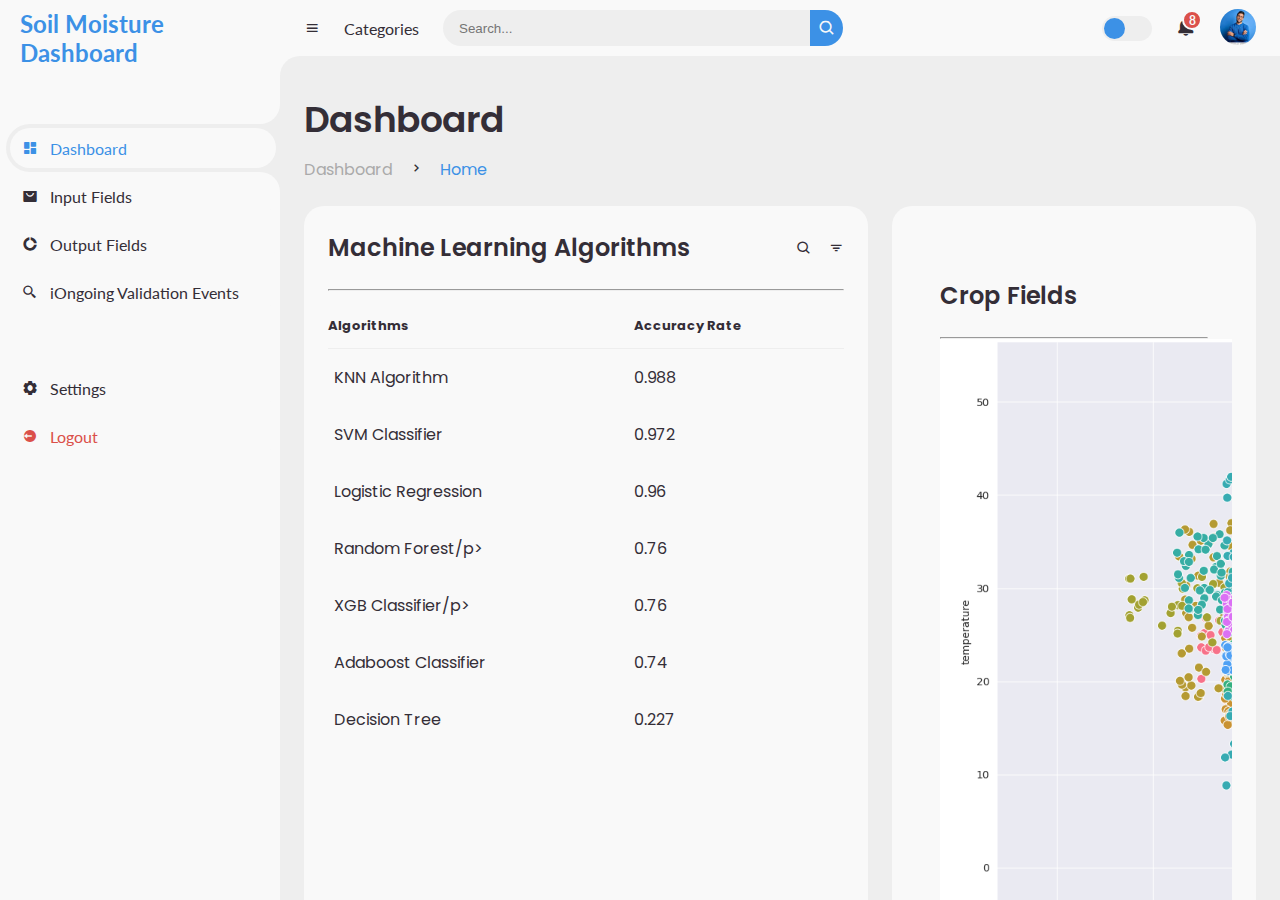
<file: index.html>
<!DOCTYPE html>
<html lang="en">
  <head>
    <meta charset="UTF-8" />
    <meta name="viewport" content="width=device-width, initial-scale=1.0" />

    <!-- Boxicons -->
    <link
      href="https://unpkg.com/boxicons@2.0.9/css/boxicons.min.css"
      rel="stylesheet"
    />
    <!-- My CSS -->
    <link rel="stylesheet" href="style.css" />

    <title>Soil Moisture Dashboard</title>
  </head>
  <body>
    <!-- SIDEBAR -->
    <section id="sidebar">
      <a href="#" class="brand">
        <span class="text headr">Soil Moisture Dashboard</span>
      </a>
      <ul class="side-menu top">
        <li class="active">
          <a href="index.html">
            <i class="bx bxs-dashboard"></i>
            <span class="text">Dashboard</span>
          </a>
        </li>
        <li>
          <a href="input.html">
            <i class="bx bxs-shopping-bag-alt"></i>
            <span class="text">Input Fields</span>
          </a>
        </li>
        <li>
          <a href="output.html">
            <i class="bx bxs-doughnut-chart"></i>
            <span class="text">Output Fields</span>
          </a>
        </li>
        <li>
          <a href="#">
            <i class="bx bx-search-alt-2"></i>i
            <span class="text">Ongoing Validation Events</span>
          </a>
        </li>
      </ul>
      <ul class="side-menu">
        <li>
          <a href="#">
            <i class="bx bxs-cog"></i>
            <span class="text">Settings</span>
          </a>
        </li>
        <li>
          <a href="#" class="logout">
            <i class="bx bxs-log-out-circle"></i>
            <span class="text">Logout</span>
          </a>
        </li>
      </ul>
    </section>
    <!-- SIDEBAR -->

    <!-- CONTENT -->
    <section id="content">
      <!-- NAVBAR -->
      <nav>
        <i class="bx bx-menu"></i>
        <a href="#" class="nav-link">Categories</a>
        <form action="#">
          <div class="form-input">
            <input type="search" placeholder="Search..." />
            <button type="submit" class="search-btn">
              <i class="bx bx-search"></i>
            </button>
          </div>
        </form>
        <input type="checkbox" id="switch-mode" hidden />
        <label for="switch-mode" class="switch-mode"></label>
        <a href="#" class="notification">
          <i class="bx bxs-bell"></i>
          <span class="num">8</span>
        </a>
        <a href="#" class="profile">
          <img src="img/img2.jpeg" />
        </a>
      </nav>
      <!-- NAVBAR -->

      <!-- MAIN -->
      <main>
        <div class="head-title">
          <div class="left">
            <h1>Dashboard</h1>
            <ul class="breadcrumb">
              <li>
                <a href="#">Dashboard</a>
              </li>
              <li><i class="bx bx-chevron-right"></i></li>
              <li>
                <a class="active" href="#">Home</a>
              </li>
            </ul>
          </div>
        </div>

        <!-- <ul class="box-info">
          <li>
            <i class="bx bxs-calendar-check"></i>
            <span class="text">
              <h3>250</h3>
              <p>No of Events</p>
            </span>
          </li>
          <li>
            <i class="bx bxs-group"></i>
            <span class="text">
              <h3>120</h3>
              <p>Valid Events</p>
            </span>
          </li>
          <li>
            <i class="bx bx-rupee"></i>
            <span class="text">
              <h3>20</h3>
              <p>Non - Valid Events</p>
            </span>
          </li>
          <li>
            <i class="bx bx-rupee"></i>
            <span class="text">
              <h3>110</h3>
              <p>Ongoing Validation Events</p>
            </span>
          </li>
        </ul> -->

        <div class="table-data">
          <div class="order">
            <div class="head">
              <h3>Machine Learning Algorithms</h3>
              <i class="bx bx-search"></i>
              <i class="bx bx-filter"></i>
            </div>
            <hr />
            <br />
            <table>
              <thead>
                <tr>
                  <th>Algorithms</th>
                  <th>Accuracy Rate</th>
                  <!-- <th>Status</th> -->
                </tr>
              </thead>
              <tbody>
                <tr>
                  <td>
                    <p>KNN Algorithm</p>
                  </td>
                  <td>0.988</td>
                  <!-- <td><span class="status pending">Upcoming</span></td> -->
                </tr>
                <tr>
                  <td>
                    <p>SVM Classifier</p>
                  </td>
                  <td>0.972</td>
                  <!-- <td><span class="status process">Ongoing</span></td> -->
                </tr>

                <tr>
                  <td>
                    <p>Logistic Regression</p>
                  </td>
                  <td>0.96</td>
                  <!-- <td><span class="status process">Ongoing</span></td> -->
                </tr>
                <tr>
                  <td>
                    <p>Random Forest/p></p>
                  </td>

                  <td>0.76</td>
                  <!-- <td><span class="status completed">Completed</span></td> -->
                </tr>
                <tr>
                  <td>
                    <p>XGB Classifier/p></p>
                  </td>

                  <td>0.76</td>
                  <!-- <td><span class="status completed">Completed</span></td> -->
                </tr>
                <tr>
                  <td>
                    <p>Adaboost Classifier</p>
                  </td>
                  <td>0.74</td>
                  <!-- <td><span class="status pending">Upcoming</span></td> -->
                </tr>
                <tr>
                  <td>
                    <p>Decision Tree</p>
                  </td>
                  <td>0.227</td>
                  <!-- <td><span class="status pending">Upcoming</span></td> -->
                </tr>
              </tbody>
            </table>
          </div>
          <div class="todo">
            <div class="table-data">
              <div class="order">
                <div class="head">
                  <h3>Crop Fields</h3>
                </div>
                <hr />
                <img src="/img/crops.png" alt="" />
                <!-- <table>
                  <tbody>
                    <tr>
                      <td>
                        <p>Java Programming Workshop 2023</p>
                      </td>
                      <td><span class="date">13-10-2023</span></td>
                    </tr>
                    <tr>
                      <td>
                        <p>TECHSYM SaரYU - 23</p>
                      </td>
                      <td><span class="date">20-10-2023</span></td>
                    </tr>
                    <tr>
                      <td>
                        <p>SpectraGenix 2023</p>
                      </td>
                      <td><span class="date">23-10-2023</span></td>
                    </tr>
                    <tr>
                      <td>
                        <p>Tech Nexus ' 23</p>
                      </td>
                      <td><span class="date">23-10-2023</span></td>
                    </tr>
                  </tbody>
                </table> -->
              </div>
            </div>
          </div>
        </div>
      </main>
      <!-- MAIN -->
    </section>
    <!-- CONTENT -->

    <script src="script.js"></script>
  </body>
</html>
</file>
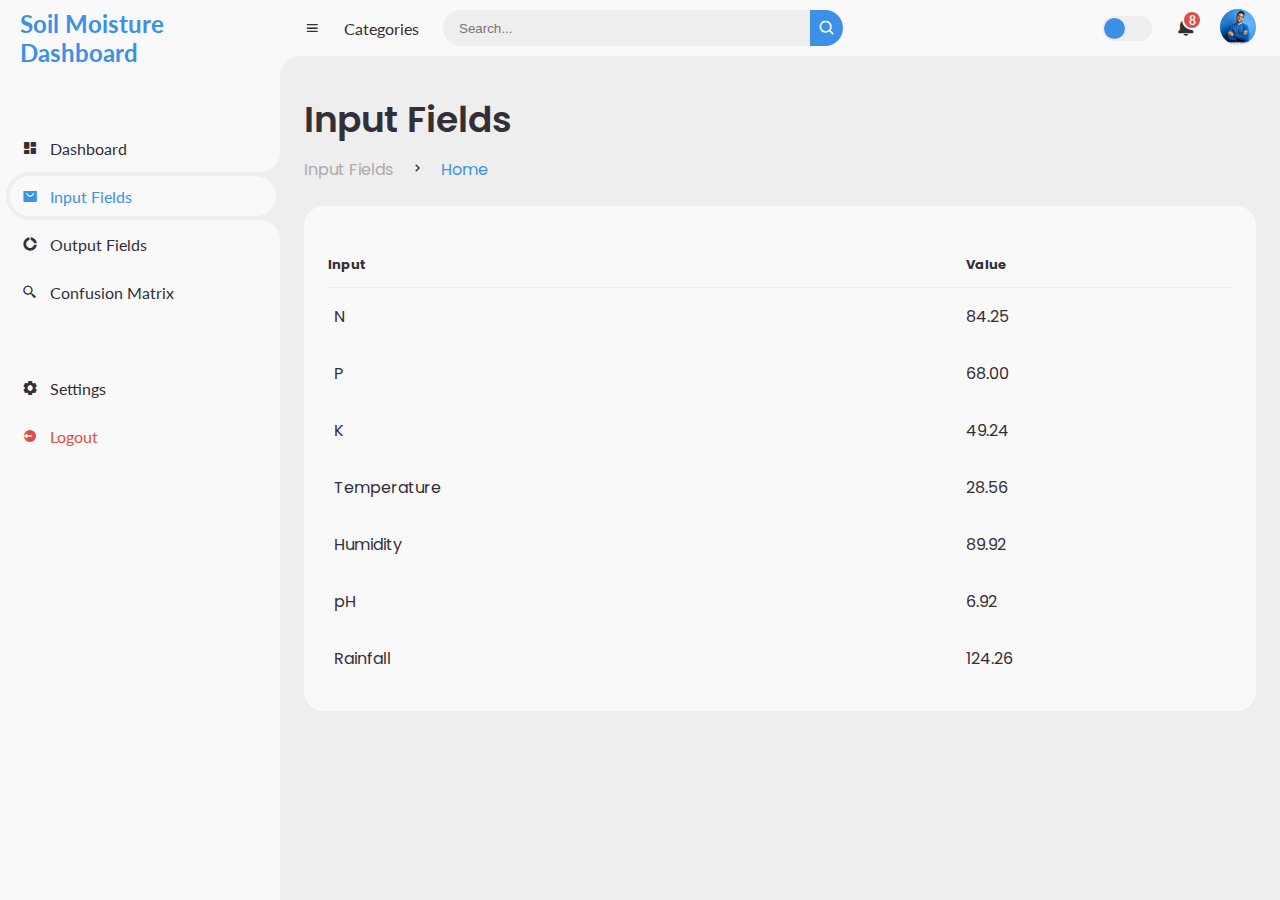
<file: input.html>
<!DOCTYPE html>
<html lang="en">
  <head>
    <meta charset="UTF-8" />
    <meta name="viewport" content="width=device-width, initial-scale=1.0" />

    <!-- Boxicons -->
    <link
      href="https://unpkg.com/boxicons@2.0.9/css/boxicons.min.css"
      rel="stylesheet"
    />
    <!-- My CSS -->
    <link rel="stylesheet" href="style.css" />

    <title>Soil Moisture Dashboard</title>
  </head>
  <body>
    <!-- SIDEBAR -->
    <section id="sidebar">
      <a href="#" class="brand">
        <span class="text headr">Soil Moisture Dashboard</span>
      </a>
      <ul class="side-menu top">
        <li>
          <a href="index.html">
            <i class="bx bxs-dashboard"></i>
            <span class="text">Dashboard</span>
          </a>
        </li>
        <li class="active">
          <a href="input.html">
            <i class="bx bxs-shopping-bag-alt"></i>
            <span class="text">Input Fields</span>
          </a>
        </li>
        <li>
          <a href="output.html">
            <i class="bx bxs-doughnut-chart"></i>
            <span class="text">Output Fields</span>
          </a>
        </li>
        <li>
          <a href="matrix.html">
            <i class="bx bx-search-alt-2"></i>
            <span class="text">Confusion Matrix</span>
          </a>
        </li>
      </ul>
      <ul class="side-menu">
        <li>
          <a href="#">
            <i class="bx bxs-cog"></i>
            <span class="text">Settings</span>
          </a>
        </li>
        <li>
          <a href="#" class="logout">
            <i class="bx bxs-log-out-circle"></i>
            <span class="text">Logout</span>
          </a>
        </li>
      </ul>
    </section>
    <!-- SIDEBAR -->

    <!-- CONTENT -->
    <section id="content">
      <!-- NAVBAR -->
      <nav>
        <i class="bx bx-menu"></i>
        <a href="#" class="nav-link">Categories</a>
        <form action="#">
          <div class="form-input">
            <input type="search" placeholder="Search..." />
            <button type="submit" class="search-btn">
              <i class="bx bx-search"></i>
            </button>
          </div>
        </form>
        <input type="checkbox" id="switch-mode" hidden />
        <label for="switch-mode" class="switch-mode"></label>
        <a href="#" class="notification">
          <i class="bx bxs-bell"></i>
          <span class="num">8</span>
        </a>
        <a href="#" class="profile">
          <img src="img/img2.jpeg" />
        </a>
      </nav>
      <!-- NAVBAR -->

      <!-- MAIN -->
      <main>
        <div class="head-title">
          <div class="left">
            <h1>Input Fields</h1>
            <ul class="breadcrumb">
              <li>
                <a href="#">Input Fields</a>
              </li>
              <li><i class="bx bx-chevron-right"></i></li>
              <li>
                <a class="active" href="#">Home</a>
              </li>
            </ul>
          </div>
          <!-- <a href="#" class="btn-download">
            <i class="bx bxs-cloud-download"></i>
            <span class="text">Download PDF</span>
          </a> -->
        </div>
        <div class="table-data">
          <div class="order">
            <br />
            <table>
              <thead>
                <tr>
                  <th>Input</th>
                  <th>Value</th>
                  <!-- <th>Status</th> -->
                </tr>
              </thead>
              <tbody>
                <tr>
                  <td>
                    <p>N</p>
                  </td>
                  <td>84.25</td>
                  <!-- <td><span class="status pending">Upcoming</span></td> -->
                </tr>
                <tr>
                  <td>
                    <p>P</p>
                  </td>
                  <td>68.00</td>
                  <!-- <td><span class="status process">Ongoing</span></td> -->
                </tr>

                <tr>
                  <td>
                    <p>K</p>
                  </td>
                  <td>49.24</td>
                  <!-- <td><span class="status process">Ongoing</span></td> -->
                </tr>
                <tr>
                  <td>
                    <p>Temperature</p>
                  </td>

                  <td>28.56</td>
                  <!-- <td><span class="status completed">Completed</span></td> -->
                </tr>
                <tr>
                  <td>
                    <p>Humidity</p>
                  </td>

                  <td>89.92</td>
                  <!-- <td><span class="status completed">Completed</span></td> -->
                </tr>
                <tr>
                  <td>
                    <p>pH</p>
                  </td>

                  <td>6.92</td>
                  <!-- <td><span class="status completed">Completed</span></td> -->
                </tr>
                <tr>
                  <td>
                    <p>Rainfall</p>
                  </td>
                  <td>124.26</td>
                  <!-- <td><span class="status pending">Upcoming</span></td> -->
                </tr>
              </tbody>
            </table>
          </div>
        </div>
      </main>
      <!-- MAIN -->
    </section>
    <!-- CONTENT -->

    <script src="script.js"></script>
  </body>
</html>
</file>
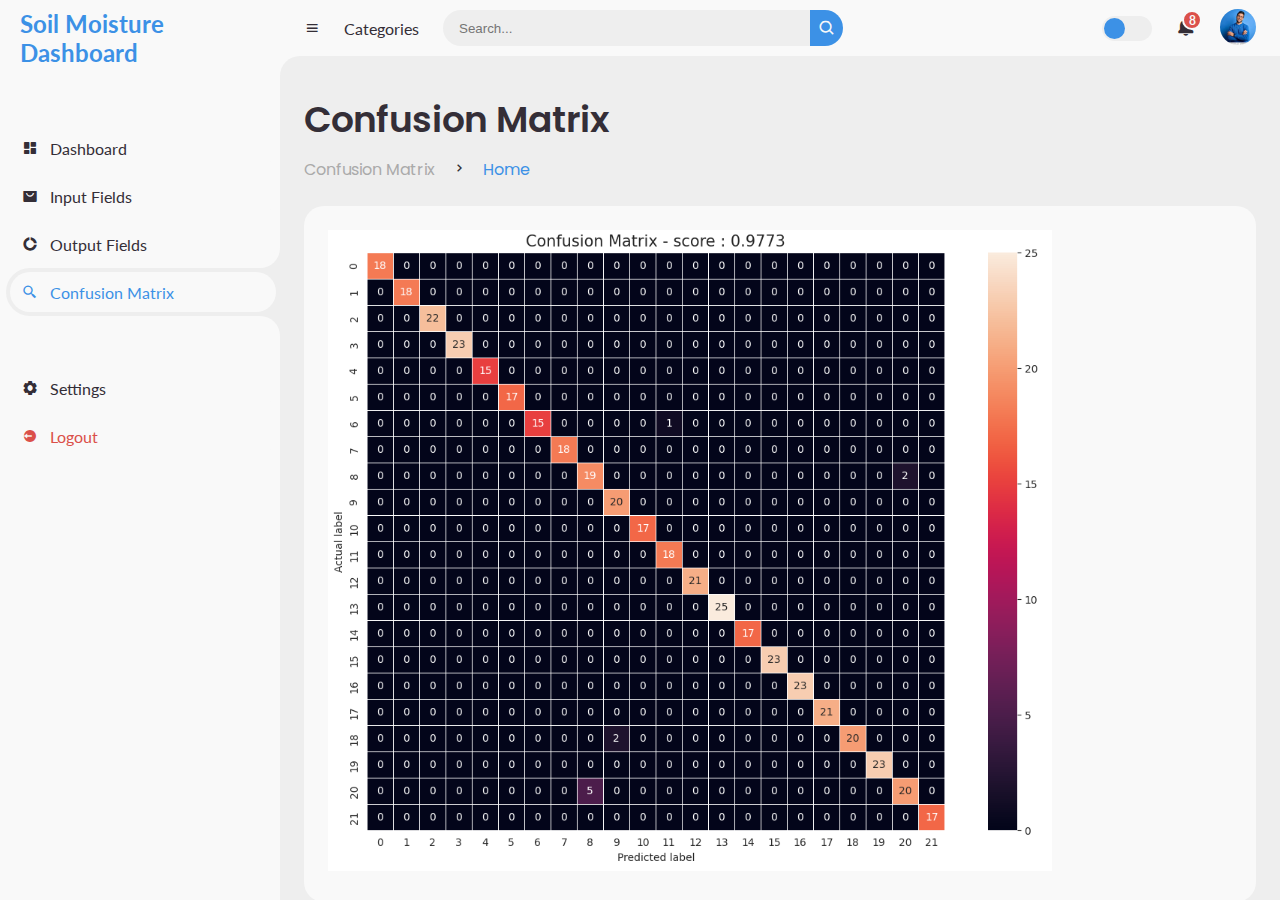
<file: matrix.html>
<!DOCTYPE html>
<html lang="en">
  <head>
    <meta charset="UTF-8" />
    <meta name="viewport" content="width=device-width, initial-scale=1.0" />

    <!-- Boxicons -->
    <link
      href="https://unpkg.com/boxicons@2.0.9/css/boxicons.min.css"
      rel="stylesheet"
    />
    <!-- My CSS -->
    <link rel="stylesheet" href="style.css" />

    <title>Soil Moisture Dashboard</title>
  </head>
  <body>
    <!-- SIDEBAR -->
    <section id="sidebar">
      <a href="#" class="brand">
        <span class="text headr">Soil Moisture Dashboard</span>
      </a>
      <ul class="side-menu top">
        <li>
          <a href="index.html">
            <i class="bx bxs-dashboard"></i>
            <span class="text">Dashboard</span>
          </a>
        </li>
        <li>
          <a href="input.html">
            <i class="bx bxs-shopping-bag-alt"></i>
            <span class="text">Input Fields</span>
          </a>
        </li>
        <li>
          <a href="output.html">
            <i class="bx bxs-doughnut-chart"></i>
            <span class="text">Output Fields</span>
          </a>
        </li>
        <li class="active">
          <a href="matrix.html">
            <i class="bx bx-search-alt-2"></i>
            <span class="text">Confusion Matrix</span>
          </a>
        </li>
      </ul>
      <ul class="side-menu">
        <li>
          <a href="#">
            <i class="bx bxs-cog"></i>
            <span class="text">Settings</span>
          </a>
        </li>
        <li>
          <a href="#" class="logout">
            <i class="bx bxs-log-out-circle"></i>
            <span class="text">Logout</span>
          </a>
        </li>
      </ul>
    </section>
    <!-- SIDEBAR -->

    <!-- CONTENT -->
    <section id="content">
      <!-- NAVBAR -->
      <nav>
        <i class="bx bx-menu"></i>
        <a href="#" class="nav-link">Categories</a>
        <form action="#">
          <div class="form-input">
            <input type="search" placeholder="Search..." />
            <button type="submit" class="search-btn">
              <i class="bx bx-search"></i>
            </button>
          </div>
        </form>
        <input type="checkbox" id="switch-mode" hidden />
        <label for="switch-mode" class="switch-mode"></label>
        <a href="#" class="notification">
          <i class="bx bxs-bell"></i>
          <span class="num">8</span>
        </a>
        <a href="#" class="profile">
          <img src="img/img2.jpeg" />
        </a>
      </nav>
      <!-- NAVBAR -->

      <!-- MAIN -->
      <main>
        <div class="head-title">
          <div class="left">
            <h1>Confusion Matrix</h1>
            <ul class="breadcrumb">
              <li>
                <a href="#">Confusion Matrix</a>
              </li>
              <li><i class="bx bx-chevron-right"></i></li>
              <li>
                <a class="active" href="#">Home</a>
              </li>
            </ul>
          </div>
        </div>


          <div class="todo">
            <div class="table-data">
              <div class="order">

                <img src="/img/matrix.png" alt="" />
                <!-- <table>
                  <tbody>
                    <tr>
                      <td>
                        <p>Java Programming Workshop 2023</p>
                      </td>
                      <td><span class="date">13-10-2023</span></td>
                    </tr>
                    <tr>
                      <td>
                        <p>TECHSYM SaரYU - 23</p>
                      </td>
                      <td><span class="date">20-10-2023</span></td>
                    </tr>
                    <tr>
                      <td>
                        <p>SpectraGenix 2023</p>
                      </td>
                      <td><span class="date">23-10-2023</span></td>
                    </tr>
                    <tr>
                      <td>
                        <p>Tech Nexus ' 23</p>
                      </td>
                      <td><span class="date">23-10-2023</span></td>
                    </tr>
                  </tbody>
                </table> -->
              </div>
            </div>
          </div>
        </div>
      </main>
      <!-- MAIN -->
    </section>
    <!-- CONTENT -->

    <script src="script.js"></script>
  </body>
</html>
</file>
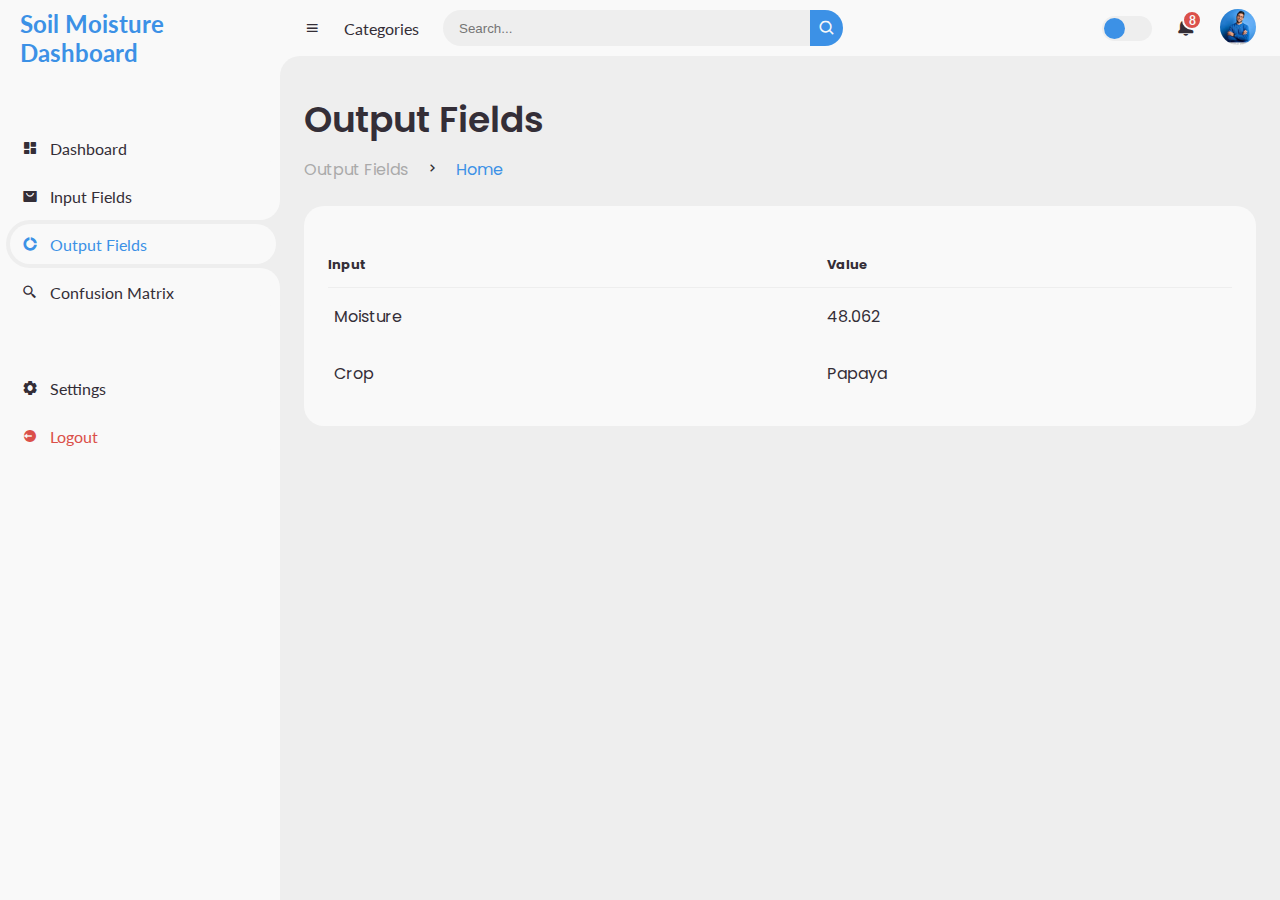
<file: output.html>
<!DOCTYPE html>
<html lang="en">
  <head>
    <meta charset="UTF-8" />
    <meta name="viewport" content="width=device-width, initial-scale=1.0" />

    <!-- Boxicons -->
    <link
      href="https://unpkg.com/boxicons@2.0.9/css/boxicons.min.css"
      rel="stylesheet"
    />
    <!-- My CSS -->
    <link rel="stylesheet" href="style.css" />

    <title>Soil Moisture Dashboard</title>
  </head>
  <body>
    <!-- SIDEBAR -->
    <section id="sidebar">
      <a href="#" class="brand">
        <span class="text headr">Soil Moisture Dashboard</span>
      </a>
      <ul class="side-menu top">
        <li>
          <a href="index.html">
            <i class="bx bxs-dashboard"></i>
            <span class="text">Dashboard</span>
          </a>
        </li>
        <li>
          <a href="input.html">
            <i class="bx bxs-shopping-bag-alt"></i>
            <span class="text">Input Fields</span>
          </a>
        </li>
        <li class="active">
          <a href="output.html">
            <i class="bx bxs-doughnut-chart"></i>
            <span class="text">Output Fields</span>
          </a>
        </li>
        <li>
          <a href="matrix.html">
            <i class="bx bx-search-alt-2"></i>
            <span class="text">Confusion Matrix</span>
          </a>
        </li>
      </ul>
      <ul class="side-menu">
        <li>
          <a href="#">
            <i class="bx bxs-cog"></i>
            <span class="text">Settings</span>
          </a>
        </li>
        <li>
          <a href="#" class="logout">
            <i class="bx bxs-log-out-circle"></i>
            <span class="text">Logout</span>
          </a>
        </li>
      </ul>
    </section>
    <!-- SIDEBAR -->

    <!-- CONTENT -->
    <section id="content">
      <!-- NAVBAR -->
      <nav>
        <i class="bx bx-menu"></i>
        <a href="#" class="nav-link">Categories</a>
        <form action="#">
          <div class="form-input">
            <input type="search" placeholder="Search..." />
            <button type="submit" class="search-btn">
              <i class="bx bx-search"></i>
            </button>
          </div>
        </form>
        <input type="checkbox" id="switch-mode" hidden />
        <label for="switch-mode" class="switch-mode"></label>
        <a href="#" class="notification">
          <i class="bx bxs-bell"></i>
          <span class="num">8</span>
        </a>
        <a href="#" class="profile">
          <img src="img/img2.jpeg" />
        </a>
      </nav>
      <!-- NAVBAR -->

      <!-- MAIN -->
      <main>
        <div class="head-title">
          <div class="left">
            <h1>Output Fields</h1>
            <ul class="breadcrumb">
              <li>
                <a href="#">Output Fields</a>
              </li>
              <li><i class="bx bx-chevron-right"></i></li>
              <li>
                <a class="active" href="#">Home</a>
              </li>
            </ul>
          </div>
        </div>
        <div class="table-data">
          <div class="order">
            <br />
            <table>
              <thead>
                <tr>
                  <th>Input</th>
                  <th>Value</th>
                  <!-- <th>Status</th> -->
                </tr>
              </thead>
              <tbody>
                <tr>
                  <td>
                    <p>Moisture</p>
                  </td>
                  <td>48.062</td>
                  <!-- <td><span class="status pending">Upcoming</span></td> -->
                </tr>
                <tr>
                  <td>
                    <p>Crop</p>
                  </td>
                  <td>Papaya</td>
                  <!-- <td><span class="status process">Ongoing</span></td> -->
                </tr>
              </tbody>
            </table>
          </div>
        </div>
      </main>
      <!-- MAIN -->
    </section>
    <!-- CONTENT -->

    <script src="script.js"></script>
  </body>
</html>
</file>
<file: style.css>
@import url('https://fonts.googleapis.com/css2?family=Lato:wght@400;700&family=Poppins:wght@400;500;600;700&display=swap');

* {
  margin: 0;
  padding: 0;
  box-sizing: border-box;
}

a {
  text-decoration: none;
}

li {
  list-style: none;
}
.headr {
  margin-left: 20px;
  margin-top: 20px;
}

:root {
  --poppins: 'Poppins', sans-serif;
  --lato: 'Lato', sans-serif;

  --light: #f9f9f9;
  --blue: #3c91e6;
  --light-blue: #cfe8ff;
  --grey: #eee;
  --dark-grey: #aaaaaa;
  --dark: #342e37;
  --red: #db504a;
  --yellow: #ffce26;
  --light-yellow: #fff2c6;
  --orange: #fd7238;
  --light-orange: #ffe0d3;
}

html {
  overflow-x: hidden;
}

body.dark {
  --light: #0c0c1e;
  --grey: #060714;
  --dark: #fbfbfb;
}

body {
  background: var(--grey);
  overflow-x: hidden;
}

/* SIDEBAR */
#sidebar {
  position: fixed;
  top: 0;
  left: 0;
  width: 280px;
  height: 100%;
  background: var(--light);
  z-index: 2000;
  font-family: var(--lato);
  transition: 0.3s ease;
  overflow-x: hidden;
  scrollbar-width: none;
}
#sidebar::--webkit-scrollbar {
  display: none;
}
#sidebar.hide {
  width: 60px;
}
#sidebar .brand {
  font-size: 24px;
  font-weight: 700;
  height: 56px;
  display: flex;
  align-items: center;
  color: var(--blue);
  position: sticky;
  top: 0;
  left: 0;
  background: var(--light);
  z-index: 500;
  padding-bottom: 20px;
  box-sizing: content-box;
}
#sidebar .brand .bx {
  min-width: 60px;
  display: flex;
  justify-content: center;
}
#sidebar .side-menu {
  width: 100%;
  margin-top: 48px;
}
#sidebar .side-menu li {
  height: 48px;
  background: transparent;
  margin-left: 6px;
  border-radius: 48px 0 0 48px;
  padding: 4px;
}
#sidebar .side-menu li.active {
  background: var(--grey);
  position: relative;
}
#sidebar .side-menu li.active::before {
  content: '';
  position: absolute;
  width: 40px;
  height: 40px;
  border-radius: 50%;
  top: -40px;
  right: 0;
  box-shadow: 20px 20px 0 var(--grey);
  z-index: -1;
}
#sidebar .side-menu li.active::after {
  content: '';
  position: absolute;
  width: 40px;
  height: 40px;
  border-radius: 50%;
  bottom: -40px;
  right: 0;
  box-shadow: 20px -20px 0 var(--grey);
  z-index: -1;
}
#sidebar .side-menu li a {
  width: 100%;
  height: 100%;
  background: var(--light);
  display: flex;
  align-items: center;
  border-radius: 48px;
  font-size: 16px;
  color: var(--dark);
  white-space: nowrap;
  overflow-x: hidden;
}
#sidebar .side-menu.top li.active a {
  color: var(--blue);
}
#sidebar.hide .side-menu li a {
  width: calc(48px - (4px * 2));
  transition: width 0.3s ease;
}
#sidebar .side-menu li a.logout {
  color: var(--red);
}
#sidebar .side-menu.top li a:hover {
  color: var(--blue);
}
#sidebar .side-menu li a .bx {
  min-width: calc(60px - ((4px + 6px) * 2));
  display: flex;
  justify-content: center;
}
/* SIDEBAR */

/* CONTENT */
#content {
  position: relative;
  width: calc(100% - 280px);
  left: 280px;
  transition: 0.3s ease;
}
#sidebar.hide ~ #content {
  width: calc(100% - 60px);
  left: 60px;
}

/* NAVBAR */
#content nav {
  height: 56px;
  background: var(--light);
  padding: 0 24px;
  display: flex;
  align-items: center;
  grid-gap: 24px;
  font-family: var(--lato);
  position: sticky;
  top: 0;
  left: 0;
  z-index: 1000;
}
#content nav::before {
  content: '';
  position: absolute;
  width: 40px;
  height: 40px;
  bottom: -40px;
  left: 0;
  border-radius: 50%;
  box-shadow: -20px -20px 0 var(--light);
}
#content nav a {
  color: var(--dark);
}
#content nav .bx.bx-menu {
  cursor: pointer;
  color: var(--dark);
}
#content nav .nav-link {
  font-size: 16px;
  transition: 0.3s ease;
}
#content nav .nav-link:hover {
  color: var(--blue);
}
#content nav form {
  max-width: 400px;
  width: 100%;
  margin-right: auto;
}
#content nav form .form-input {
  display: flex;
  align-items: center;
  height: 36px;
}
#content nav form .form-input input {
  flex-grow: 1;
  padding: 0 16px;
  height: 100%;
  border: none;
  background: var(--grey);
  border-radius: 36px 0 0 36px;
  outline: none;
  width: 100%;
  color: var(--dark);
}
#content nav form .form-input button {
  width: 36px;
  height: 100%;
  display: flex;
  justify-content: center;
  align-items: center;
  background: var(--blue);
  color: var(--light);
  font-size: 18px;
  border: none;
  outline: none;
  border-radius: 0 36px 36px 0;
  cursor: pointer;
}
#content nav .notification {
  font-size: 20px;
  position: relative;
}
#content nav .notification .num {
  position: absolute;
  top: -6px;
  right: -6px;
  width: 20px;
  height: 20px;
  border-radius: 50%;
  border: 2px solid var(--light);
  background: var(--red);
  color: var(--light);
  font-weight: 700;
  font-size: 12px;
  display: flex;
  justify-content: center;
  align-items: center;
}
#content nav .profile img {
  width: 36px;
  height: 36px;
  object-fit: cover;
  border-radius: 50%;
}
#content nav .switch-mode {
  display: block;
  min-width: 50px;
  height: 25px;
  border-radius: 25px;
  background: var(--grey);
  cursor: pointer;
  position: relative;
}
#content nav .switch-mode::before {
  content: '';
  position: absolute;
  top: 2px;
  left: 2px;
  bottom: 2px;
  width: calc(25px - 4px);
  background: var(--blue);
  border-radius: 50%;
  transition: all 0.3s ease;
}
#content nav #switch-mode:checked + .switch-mode::before {
  left: calc(100% - (25px - 4px) - 2px);
}
/* NAVBAR */

/* MAIN */
#content main {
  width: 100%;
  padding: 36px 24px;
  font-family: var(--poppins);
  max-height: calc(100vh - 56px);
  overflow-y: auto;
}
#content main .head-title {
  display: flex;
  align-items: center;
  justify-content: space-between;
  grid-gap: 16px;
  flex-wrap: wrap;
}
#content main .head-title .left h1 {
  font-size: 36px;
  font-weight: 600;
  margin-bottom: 10px;
  color: var(--dark);
}
#content main .head-title .left .breadcrumb {
  display: flex;
  align-items: center;
  grid-gap: 16px;
}
#content main .head-title .left .breadcrumb li {
  color: var(--dark);
}
#content main .head-title .left .breadcrumb li a {
  color: var(--dark-grey);
  pointer-events: none;
}
#content main .head-title .left .breadcrumb li a.active {
  color: var(--blue);
  pointer-events: unset;
}
#content main .head-title .btn-download {
  height: 36px;
  padding: 0 16px;
  border-radius: 36px;
  background: var(--blue);
  color: var(--light);
  display: flex;
  justify-content: center;
  align-items: center;
  grid-gap: 10px;
  font-weight: 500;
}

#content main .box-info {
  display: grid;
  grid-template-columns: repeat(auto-fit, minmax(240px, 1fr));
  grid-gap: 24px;
  margin-top: 36px;
}
#content main .box-info li {
  padding: 24px;
  background: var(--light);
  border-radius: 20px;
  display: flex;
  align-items: center;
  grid-gap: 24px;
}
#content main .box-info li .bx {
  width: 80px;
  height: 80px;
  border-radius: 10px;
  font-size: 36px;
  display: flex;
  justify-content: center;
  align-items: center;
}
#content main .box-info li:nth-child(1) .bx {
  background: var(--light-blue);
  color: var(--blue);
}
#content main .box-info li:nth-child(2) .bx {
  background: var(--light-yellow);
  color: var(--yellow);
}
#content main .box-info li:nth-child(3) .bx {
  background: var(--light-orange);
  color: var(--orange);
}
#content main .box-info li .text h3 {
  font-size: 24px;
  font-weight: 600;
  color: var(--dark);
}
#content main .box-info li .text p {
  color: var(--dark);
}

#content main .table-data {
  display: flex;
  flex-wrap: wrap;
  grid-gap: 24px;
  margin-top: 24px;
  width: 100%;
  color: var(--dark);
}
#content main .table-data > div {
  border-radius: 20px;
  background: var(--light);
  padding: 24px;
  overflow-x: auto;
}
#content main .table-data .head {
  display: flex;
  align-items: center;
  grid-gap: 16px;
  margin-bottom: 24px;
}
#content main .table-data .head h3 {
  margin-right: auto;
  font-size: 24px;
  font-weight: 600;
}
#content main .table-data .head .bx {
  cursor: pointer;
}

#content main .table-data .order {
  flex-grow: 1;
  flex-basis: 500px;
}
#content main .table-data .order table {
  width: 100%;
  border-collapse: collapse;
}
#content main .table-data .order table th {
  padding-bottom: 12px;
  font-size: 13px;
  text-align: left;
  border-bottom: 1px solid var(--grey);
}
#content main .table-data .order table td {
  padding: 16px 0;
}
#content main .table-data .order table tr td:first-child {
  display: flex;
  align-items: center;
  grid-gap: 12px;
  padding-left: 6px;
}
#content main .table-data .order table td img {
  width: 36px;
  height: 36px;
  border-radius: 50%;
  object-fit: cover;
}
#content main .table-data .order table tbody tr:hover {
  background: var(--grey);
}
#content main .table-data .order table tr td .status {
  font-size: 10px;
  padding: 6px 16px;
  color: var(--light);
  border-radius: 20px;
  font-weight: 700;
}
#content main .table-data .order table tr td .date {
  font-size: 10px;
  padding: 6px 16px;
  color: var(--light);
  border-radius: 20px;
  font-weight: 700;
  background: var(--blue);
}
#content main .table-data .order table tr td .status.completed {
  background: var(--blue);
}
#content main .table-data .order table tr td .status.process {
  background: var(--yellow);
}
#content main .table-data .order table tr td .status.pending {
  background: var(--orange);
}

#content main .table-data .todo {
  flex-grow: 1;
  flex-basis: 300px;
}
#content main .table-data .todo .todo-list {
  width: 100%;
}
#content main .table-data .todo .todo-list li {
  width: 100%;
  margin-bottom: 16px;
  background: var(--grey);
  border-radius: 10px;
  padding: 14px 20px;
  display: flex;
  justify-content: space-between;
  align-items: center;
}
#content main .table-data .todo .todo-list li .bx {
  cursor: pointer;
}
#content main .table-data .todo .todo-list li.completed {
  border-left: 10px solid var(--blue);
}
#content main .table-data .todo .todo-list li.not-completed {
  border-left: 10px solid var(--orange);
}
#content main .table-data .todo .todo-list li:last-child {
  margin-bottom: 0;
}
/* MAIN */
/* CONTENT */

@media screen and (max-width: 768px) {
  #sidebar {
    width: 200px;
  }

  #content {
    width: calc(100% - 60px);
    left: 200px;
  }

  #content nav .nav-link {
    display: none;
  }
}

@media screen and (max-width: 576px) {
  #content nav form .form-input input {
    display: none;
  }

  #content nav form .form-input button {
    width: auto;
    height: auto;
    background: transparent;
    border-radius: none;
    color: var(--dark);
  }

  #content nav form.show .form-input input {
    display: block;
    width: 100%;
  }
  #content nav form.show .form-input button {
    width: 36px;
    height: 100%;
    border-radius: 0 36px 36px 0;
    color: var(--light);
    background: var(--red);
  }

  #content nav form.show ~ .notification,
  #content nav form.show ~ .profile {
    display: none;
  }

  #content main .box-info {
    grid-template-columns: 1fr;
  }

  #content main .table-data .head {
    min-width: 420px;
  }
  #content main .table-data .order table {
    min-width: 420px;
  }
  #content main .table-data .todo .todo-list {
    min-width: 420px;
  }
}
</file>
